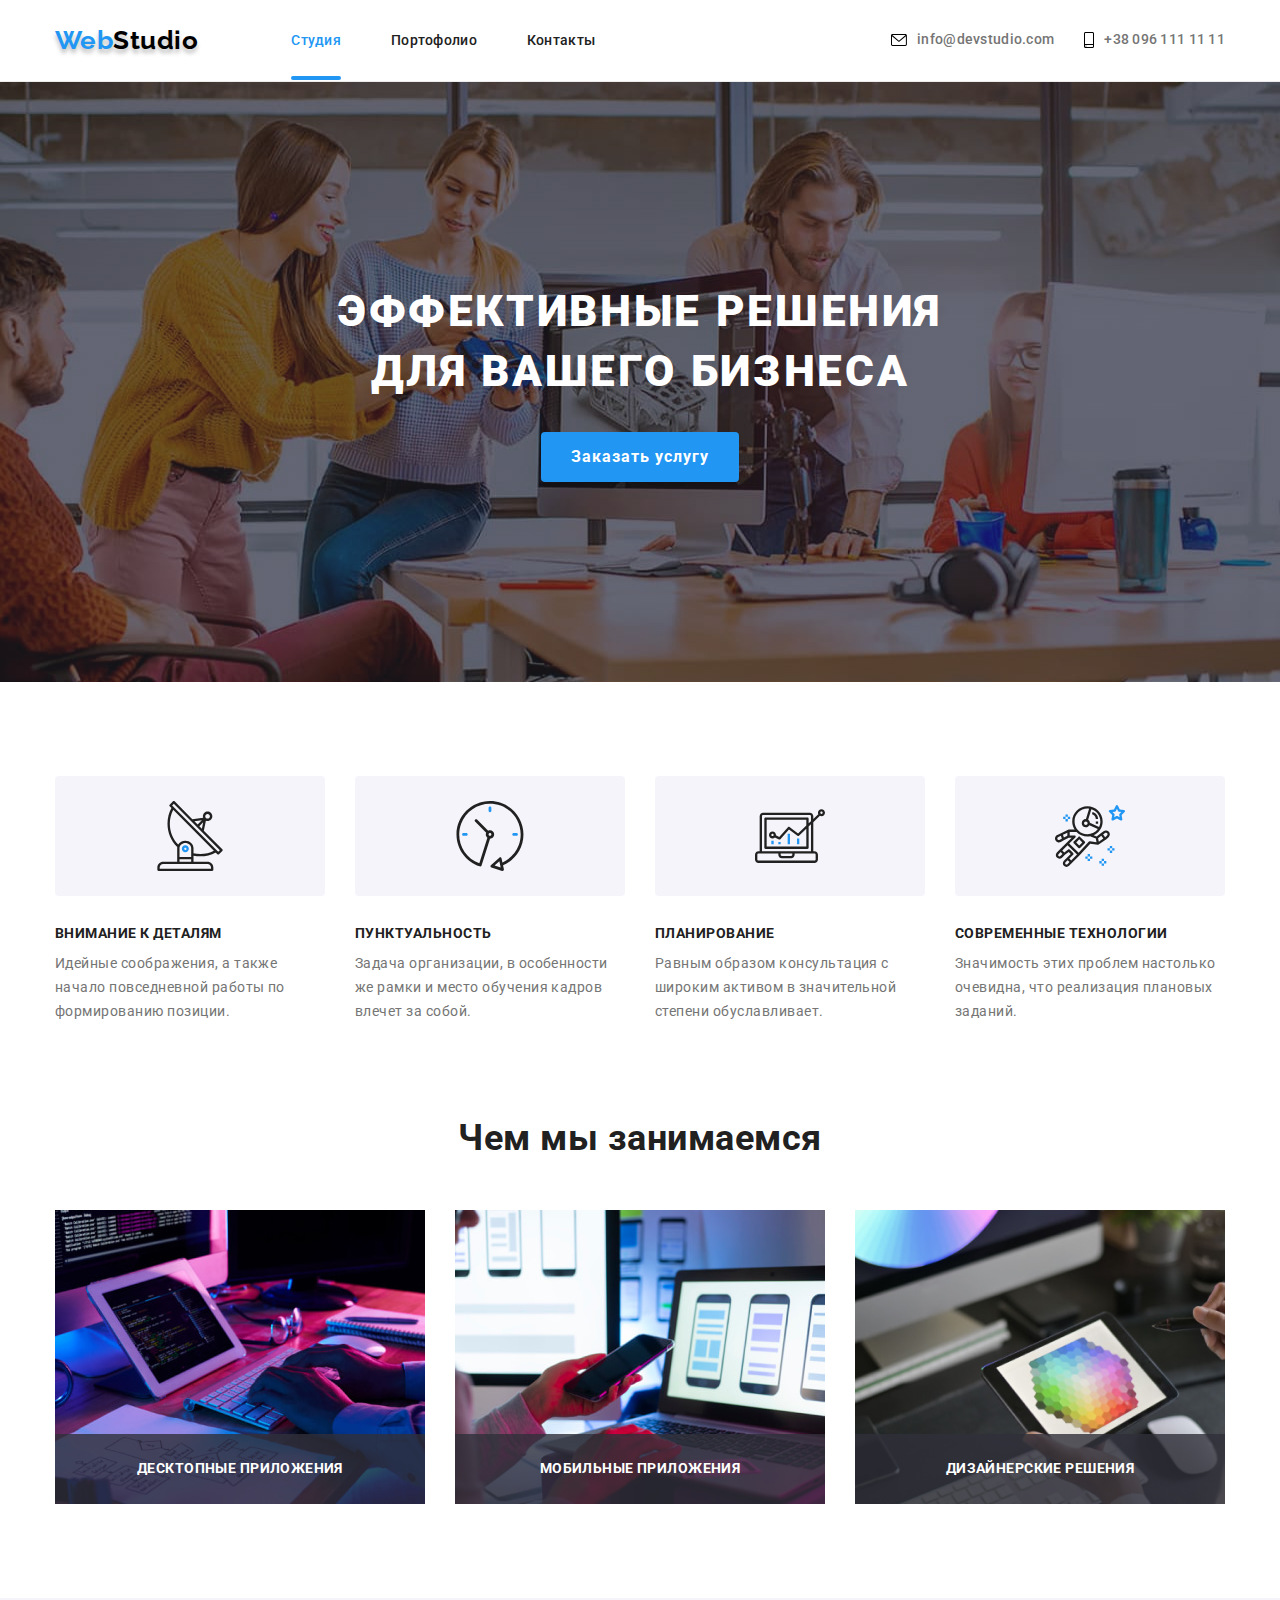
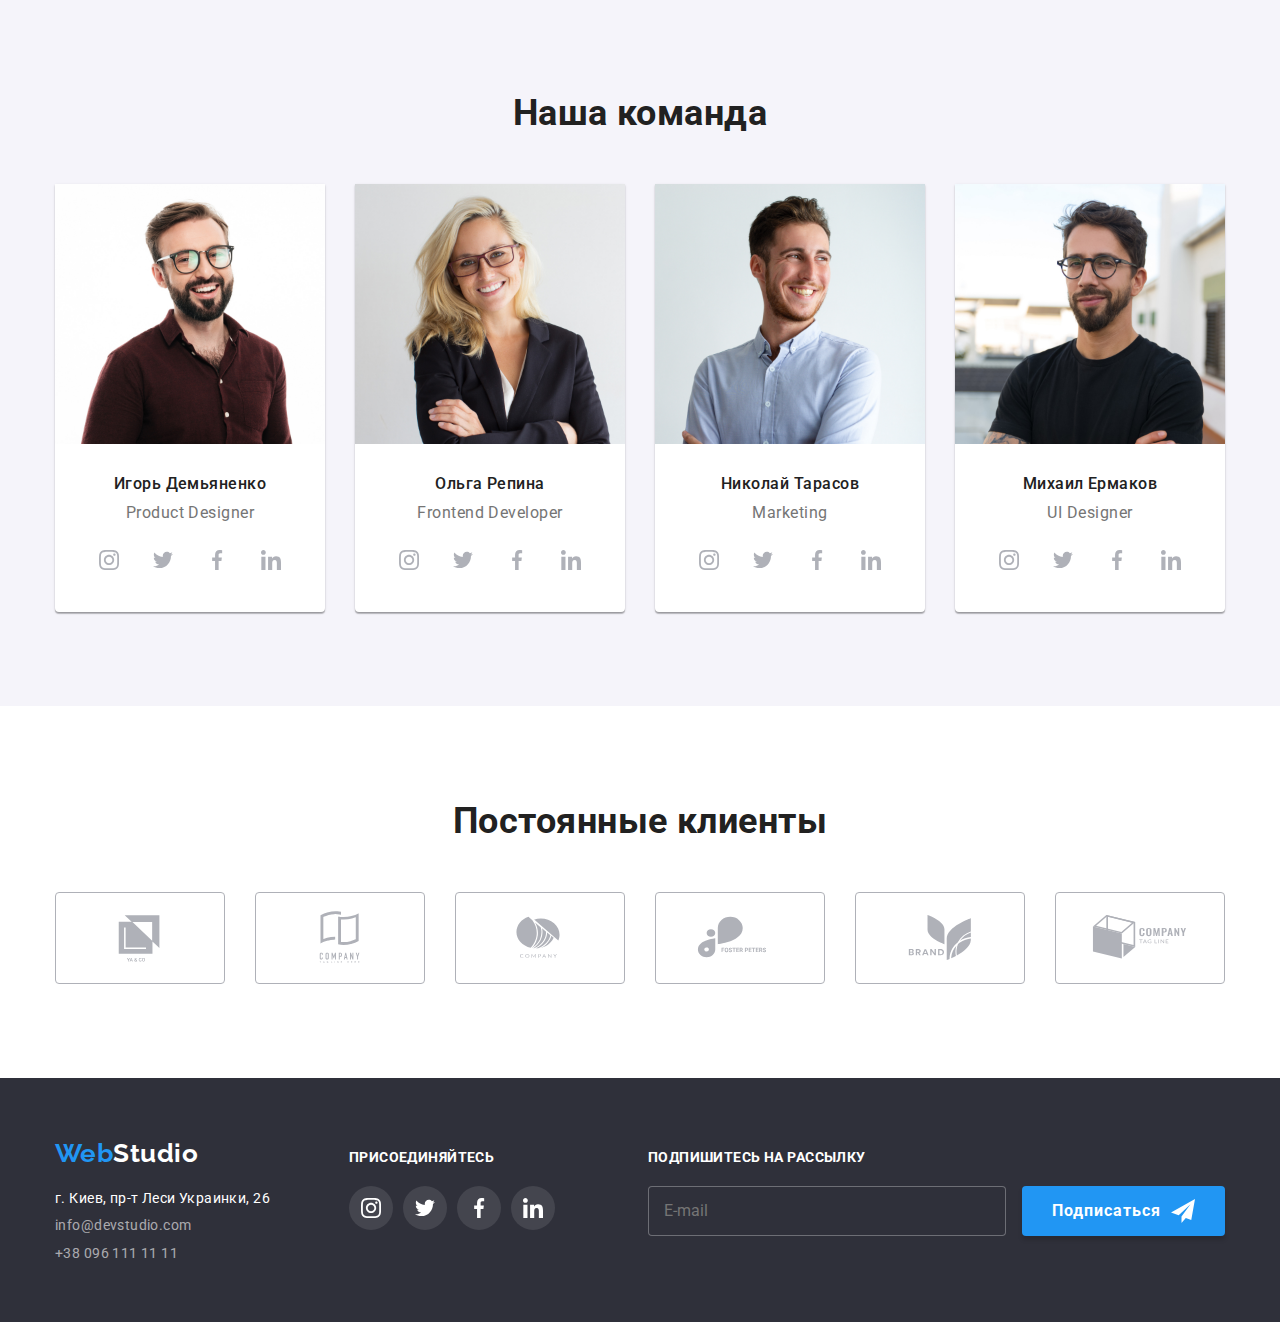
<file: index.html>
<!DOCTYPE html>
<html lang="ru">
<head>
    <meta charset="UTF-8">
    <meta http-equiv="X-UA-Compatible" content="IE=edge">
    <meta name="viewport" content="width=device-width, initial-scale=1.0">
    <title>Главная</title>
    <link rel="preconnect" href="https://fonts.googleapis.com">
    <link rel="preconnect" href="https://fonts.gstatic.com" crossorigin>
    <link href="https://fonts.googleapis.com/css2?family=Hurricane&family=Raleway:wght@700&family=Roboto:wght@400;500;700;900&display=swap"
        rel="stylesheet">
    <link rel="stylesheet" href="https://cdnjs.cloudflare.com/ajax/libs/modern-normalize/1.1.0/modern-normalize.min.css">
    <link rel="stylesheet" href="./css/main.min.css">
</head>
<body>


    <!--Шапка сайта-->
    <header class="page-header">
        <div class="container container__header">
            <a href="./index.html" class="logo"><span class="logo__web">Web</span>Studio</a>
            <nav>              
                <ul class="navigation">
                    <li class="navigation__item"><a href="./index.html" class="navigation__link navigation__link--current">Студия</a></li>
                    <li class="navigation__item"><a href="./portfolio.html" class="navigation__link">Портофолио</a></li>
                    <li class="navigation__item"><a href="" class="navigation__link">Контакты</a></li>
                </ul>
            </nav>
            <ul class="contacts-list">
                <li class="contacts-lis__item"><a href="mailto:info@devstudio.com" class="contacts-list__link">
                    <span class="contacts-list__icon">
                        <svg class="button-icon" width="16px" height="12px">
                            <use href="./images/icons.svg#icon-envelope"></use>
                        </svg>
                    </span>
                    info@devstudio.com</a></li>
                <li class="contacts-lis__item"><a href="tel:+380961111111" class="contacts-list__link">
                    <span class="contacts-list__icon">
                        <svg class="button-icon" width="10px" height="16px">
                            <use href="./images/icons.svg#icon-smartphone"></use>
                        </svg>
                    </span>
                    +38 096 111 11 11</a></li>
            </ul>
        </div>
    </header>

    <main>      
    <!--Основной заголовок сайта-->
    <section class="section-main">
        <div class="container">
            <h1 class="section-main__title">ЭФФЕКТИВНЫЕ РЕШЕНИЯ<br>ДЛЯ ВАШЕГО БИЗНЕСА</h1>
            <button type="button" class="button" data-modal-open>Заказать услугу</button>
        </div>
    </section>


    <!--Наши преимущества-->
    <section class="section">
        <div class="container">
            <h2 class="visually-hidden">Наши преимущества</h2>
            <ul class="advantages">
                <li class="advantages__item">
                    <div class="advantages__box">
                        <svg width="70px" height="70px">
                            <use href="./images/icons.svg#icon-antenna"></use>
                        </svg>
                    </div>
                    <h3 class="advantages__title">Внимание к деталям</h3>
                    <p class="advantages__text">Идейные соображения, а также начало повседневной работы по формированию позиции.</p>
                </li>

                <li class="advantages__item">
                    <div class="advantages__box">
                        <svg width="70px" height="70px">
                            <use href="./images/icons.svg#icon-clock"></use>
                        </svg>
                    </div>
                    <h3 class="advantages__title">Пунктуальность</h3>
                    <p class="advantages__text">Задача организации, в особенности же рамки и место обучения кадров влечет за собой.</p>
                </li>
                    
                <li class="advantages__item">
                    <div class="advantages__box">
                        <svg width="70px" height="70px">
                            <use href="./images/icons.svg#icon-diagram"></use>
                        </svg>
                    </div>
                    <h3 class="advantages__title">Планирование</h3>
                    <p class="advantages__text">Равным образом консультация с широким активом в значительной степени обуславливает.</p>
                </li>
                    
                <li class="advantages__item">
                    <div class="advantages__box">
                        <svg width="70px" height="70px">
                            <use href="./images/icons.svg#icon-astronaut"></use>
                        </svg>
                    </div>
                    <h3 class="advantages__title">Современные технологии</h3>
                    <p class="advantages__text">Значимость этих проблем настолько очевидна, что реализация плановых заданий.</p>
                </li>
            </ul>
        </div>
    </section>

    <!--Чем мы зпнимаемся-->
    <section class="section section--no-padding-top">
        <div class="container">
            <h2 class="section__title">Чем мы занимаемся</h2>
            <ul class="activity">
                <li class="activity__item"> 
                    <img src="./images/activities11.jpg" alt="Разработка сайтов"
                        width="370">
                    <div class="activity__card">
                        <p class="activity__content">Десктопные приложения</p>
                    </div>
                </li>

                <li class="activity__item">
                    <img src="./images/activities22.jpg" alt="Разработка мобильных приложений"
                        width="370">
                    <div class="activity__card">
                        <p class="activity__content">Мобильные приложения</p>
                    </div>
                </li>
                
                <li class="activity__item">
                    <img src="./images/activities33.jpg" alt="Разработка приложений для планшетов"
                        width="370">
                    <div class="activity__card">
                        <p class="activity__content">Дизайнерские решения</p>
                    </div>
                </li>
            </ul>
        </div>
    </section>
    
    <!--Наша команда-->
    <section class="section section--another-background">
        <div class="container">
            <h2 class="section__title">Наша команда</h2>
            <ul class="team">
                <li class="team-item">
                    <div>
                        <img src="./images/demyanenko.jpg" alt="Игорь Демьяненко"
                            width="270">
                    </div>
                    <div class="team__card">
                        <h3 class="team__title">Игорь Демьяненко</h3>
                        <p class="team__text">Product Designer</p>

                        <ul class="social">
                            <li class="social__item">
                                <a href="" class="social__link" aria-label="instagram">
                                    <span class="visually-hidden">Instagram</span>
                                    <svg class="social-icon" width="20px" height="20px">
                                        <use href="./images/icons.svg#icon-instagram"></use>
                                     </svg>
                                </a>
                            </li>

                            <li class="social__item">
                                <a href="" class="social__link" aria-label="twitter">
                                    <span class="visually-hidden">Twitter</span>
                                    <svg class="social-icon" width="20px" height="20px">
                                        <use href="./images/icons.svg#icon-twitter"></use>
                                    </svg>
                                </a>
                            </li>

                            <li class="social__item">
                                <a href="" class="social__link" aria-label="facebook">
                                    <span class="visually-hidden">Facebook</span>
                                    <svg class="social-icon" width="20px" height="20px">
                                        <use href="./images/icons.svg#icon-facebook"></use>
                                    </svg>
                                </a>
                            </li>

                            <li class="social__item">
                                <a href="" class="social__link" aria-label="linkedin">
                                    <span class="visually-hidden">Linkedin</span>
                                    <svg class="social-icon" width="20px" height="20px">
                                        <use href="./images/icons.svg#icon-linkedin"></use>
                                    </svg>
                                </a>
                            </li>

                        </ul>
                    </div>
                </li>

                <li class="team-item">
                    <div>
                        <img src="./images/repina.jpg" alt="Ольга Репина"
                                width="270">
                    </div>
                    <div class="team__card">
                        <h3 class="team__title">Ольга Репина</h3>
                        <p class="team__text">Frontend Developer</p>

                        <ul class="social">
                            <li class="social__item">
                                <a href="" class="social__link" aria-label="instagram">
                                    <span class="visually-hidden">Instagram</span>
                                    <svg class="social-icon" width="20px" height="20px">
                                        <use href="./images/icons.svg#icon-instagram"></use>
                                    </svg>
                                </a>
                            </li>
                        
                            <li class="social__item">
                                <a href="" class="social__link" aria-label="twitter">
                                    <span class="visually-hidden">Twitter</span>
                                    <svg class="social-icon" width="20px" height="20px">
                                        <use href="./images/icons.svg#icon-twitter"></use>
                                    </svg>
                                </a>
                            </li>
                        
                            <li class="social__item">
                                <a href="" class="social__link" aria-label="facebook">
                                    <span class="visually-hidden">Facebook</span>
                                    <svg class="social-icon" width="20px" height="20px">
                                        <use href="./images/icons.svg#icon-facebook"></use>
                                    </svg>
                                </a>
                            </li>
                        
                            <li class="social__item">
                                <a href="" class="social__link" aria-label="linkedin">
                                    <span class="visually-hidden">Linkedin</span>
                                    <svg class="social-icon" width="20px" height="20px">
                                        <use href="./images/icons.svg#icon-linkedin"></use>
                                    </svg>
                                </a>
                            </li>
                        </ul>

                    </div>
                </li>

                <li class="team-item">
                    <div>
                        <img src="./images/trasov.jpg" alt="Николай Тарасов"
                                width="270">
                    </div>
                    <div class="team__card">
                        <h3 class="team__title">Николай Тарасов</h3>
                        <p class="team__text">Marketing</p>

                        <ul class="social">
                            <li class="social__item">
                                <a href="" class="social__link" aria-label="instagram">
                                    <span class="visually-hidden">Instagram</span>
                                    <svg class="social-icon" width="20px" height="20px">
                                        <use href="./images/icons.svg#icon-instagram"></use>
                                    </svg>
                                </a>
                            </li>
                        
                            <li class="social__item">
                                <a href="" class="social__link" aria-label="twitter">
                                    <span class="visually-hidden">Twitter</span>
                                    <svg class="social-icon" width="20px" height="20px">
                                        <use href="./images/icons.svg#icon-twitter"></use>
                                    </svg>
                                </a>
                            </li>
                        
                            <li class="social__item">
                                <a href="" class="social__link" aria-label="facebook">
                                    <span class="visually-hidden">Facebook</span>
                                    <svg class="social-icon" width="20px" height="20px">
                                        <use href="./images/icons.svg#icon-facebook"></use>
                                    </svg>
                                </a>
                            </li>
                        
                            <li class="social__item">
                                <a href="" class="social__link" aria-label="linkedin">
                                    <span class="visually-hidden">Linkedin</span>
                                    <svg class="social-icon" width="20px" height="20px">
                                        <use href="./images/icons.svg#icon-linkedin"></use>
                                    </svg>
                                </a>
                            </li>
                        </ul>

                    </div>
                </li>

                <li class="team-item">
                    <div>
                        <img src="./images/ermakov.jpg" alt="Михаил Ермаков"
                                width="270">
                    </div>
                    <div class="team__card">
                        <h3 class="team__title">Михаил Ермаков</h3>
                        <p class="team__text">UI Designer</p>

                        <ul class="social">
                            <li class="social__item">
                                <a href="" class="social__link" aria-label="instagram">
                                    <span class="visually-hidden">Instagram</span>
                                    <svg class="social-icon" width="20px" height="20px">
                                        <use href="./images/icons.svg#icon-instagram"></use>
                                    </svg>
                                </a>
                            </li>
                        
                            <li class="social__item">
                                <a href="" class="social__link" aria-label="twitter">
                                    <span class="visually-hidden">Twitter</span>
                                    <svg class="social-icon" width="20px" height="20px">
                                        <use href="./images/icons.svg#icon-twitter"></use>
                                    </svg>
                                </a>
                            </li>
                        
                            <li class="social__item">
                                <a href="" class="social__link" aria-label="facebook">
                                    <span class="visually-hidden">Facebook</span>
                                    <svg class="social-icon" width="20px" height="20px">
                                        <use href="./images/icons.svg#icon-facebook"></use>
                                    </svg>
                                </a>
                            </li>
                        
                            <li class="social__item">
                                <a href="" class="social__link" aria-label="linkedin">
                                    <span class="visually-hidden">Linkedin</span>
                                    <svg class="social-icon" width="20px" height="20px">
                                        <use href="./images/icons.svg#icon-linkedin"></use>
                                    </svg>
                                </a>
                            </li>
                        </ul>

                    </div>
                </li>

            </ul>
        </div>
    </section>
    
<!-- Постоянные клиенты -->
    <section class="section">
        <div class="container">
            <h2 class="section__title">Постоянные клиенты</h2>
            <ul class="clients">
                <li class="clients__item">
                    <a href="" class="clients__link" aria-label="client1">
                        <span class="visually-hidden">Client1</span>
                        <svg class="icon" width="106px" height="60px">
                            <use href="./images/icons.svg#icon-client1"></use>
                        </svg>
                    </a>
                </li>

                <li class="clients__item">
                    <a href="" class="clients__link" aria-label="client2">
                        <span class="visually-hidden">Client2</span>
                        <svg class="icon" width="106px" height="60px">
                            <use href="./images/icons.svg#icon-client2"></use>
                        </svg>
                    </a>
                </li>

                <li class="clients__item">
                    <a href="" class="clients__link" aria-label="client3">
                        <span class="visually-hidden">Client3</span>
                        <svg class="icon" width="106px" height="60px">
                            <use href="./images/icons.svg#icon-client3"></use>
                        </svg>
                    </a>
                </li>

                <li class="clients__item">
                    <a href="" class="clients__link" aria-label="client4">
                        <span class="visually-hidden">Client4</span>
                        <svg class="icon" width="106px" height="60px">
                            <use href="./images/icons.svg#icon-client4"></use>
                        </svg>
                    </a>
                </li>

                <li class="clients__item">
                    <a href="" class="clients__link" aria-label="client5">
                        <span class="visually-hidden">Client5</span>
                        <svg class="icon" width="106px" height="60px">
                            <use href="./images/icons.svg#icon-client5"></use>
                        </svg>
                    </a>
                </li>

                <li class="clients__item">
                    <a href="" class="clients__link" aria-label="client6">
                        <span class="visually-hidden">Client6</span>
                        <svg class="icon" width="106px" height="60px">
                            <use href="./images/icons.svg#icon-client6"></use>
                        </svg>
                    </a>
                </li>
            </ul>

        </div>
    </section>
    </main>

    <!--Подвал с контактами-->
    <footer class="section-footer">
        <div class="container container--footer">
            <div class="container-contacts">
                <a href="./index.html" class="logo-footer"><span class="logo__web">Web</span>Studio</a>
                    <address>
                        <ul class="footer-contacts">
                            <li class="footer-contacts__item">
                                <a href="https://www.google.com.ua/maps/place/%D0%B1%D1%83%D0%BB.+%D0%9B%D0%B5%D1%81%D0%B8+%D0%A3%D0%BA%D1%80%D0%B0%D0%B8%D0%BD%D0%BA%D0%B8,+26,+%D0%9A%D0%B8%D0%B5%D0%B2,+02000/@50.4265807,30.5361971,17z/data=!3m1!4b1!4m5!3m4!1s0x40d4cf0e033ecbe9:0x57a4dffefec77da0!8m2!3d50.4265807!4d30.5383859?hl=ru"
                                    target="_blank" title="Карта Google" class="footer-contacts__address">г. Киев, пр-т Леси Украинки, 26 </a>
                            </li>
                            <li class="footer-contacts__item">
                                <a href="mailto:info@devstudio.com" class="footer-contacts__link">info@devstudio.com</a><br />
                            </li>
                            <li class="footer-contacts__item">
                                <a href="tel:+380961111111" class="footer-contacts__link">+38 096 111 11 11</a>
                            </li>
                        </ul>
                    </address>
            </div>
           
            <div class="footer-join">
                <p class="footer-join__title">Присоединяйтесь</p>
                <ul class="social">
                    <li class="social__item">
                        <a href="" class="footer-join__icon" aria-label="instagram">
                            <span class="visually-hidden">Instagram</span>
                            <svg class="social-icon" width="20px" height="20px">
                                <use href="./images/icons.svg#icon-instagram"></use>
                            </svg>
                        </a>
                    </li>
                
                    <li class="social__item">
                        <a href="" class="footer-join__icon" aria-label="twitter">
                            <span class="visually-hidden">Twitter</span>
                            <svg class="social-icon" width="20px" height="20px">
                                <use href="./images/icons.svg#icon-twitter"></use>
                            </svg>
                        </a>
                    </li>
                
                    <li class="social__item">
                        <a href="" class="footer-join__icon" aria-label="facebook">
                            <span class="visually-hidden">Facebook</span>
                            <svg class="social-icon" width="20px" height="20px">
                                <use href="./images/icons.svg#icon-facebook"></use>
                            </svg>
                        </a>
                    </li>
                
                    <li class="social__item">
                        <a href="" class="footer-join__icon" aria-label="linkedin">
                            <span class="visually-hidden">Linkedin</span>
                            <svg class="social-icon" width="20px" height="20px">
                                <use href="./images/icons.svg#icon-linkedin"></use>
                            </svg>
                        </a>
                    </li>
                </ul>
            </div>

            <!-- Подписка в футере -->
            <div class="subscription">
                <p class="footer-join__title">Подпишитесь на рассылку</p>
                <form>
                    <label for="email"></label>
                    <input class="subscription__input" type="email" name="subscription" id="email" placeholder="E-mail">
                    <button class="button" type="submit">
                        Подписаться
                        <svg class="button-icon social-icon--left" width="24px" height="24px">
                            <use href="./images/icons.svg#icon-send"></use>
                        </svg>
                    </button>
                </form>
            </div>

        </div>
    </footer>

    <!-- Модальное окно -->
    <div class="backdrop is-hidden" data-modal>
        <div class="modal">
            <button class="button-close" data-modal-close> 
                <svg class="button-close__icon" width="18px" height="18px">
                <use href="./images/icons.svg#icon-close"></use>
            </svg>
            </button>
            <h2 class="modal__title">Оставьте свои данные, мы вам перезвоним</h2>
            <form class="form">
                <div class="form-field">
                    <label class="form-field__label" for="name">Имя</label>
                    <div class="form-field__block">
                        <input class="form-field__input" type="text" name="username" id="name">
                        <svg class="form-field__icon" width="12px" height="12px">
                            <use href="./images/icons.svg#icon-name"></use>
                        </svg>
                    </div>
                </div>

                <div class="form-field">
                    <label class="form-field__label" for="tel">Телефон</label>
                    <div class="form-field__block">
                        <input class="form-field__input" type="tel" name="phone-numbe" id="tel">
                        <svg class="form-field__icon" width="12px" height="12px">
                            <use href="./images/icons.svg#icon-tell"></use>
                        </svg>
                    </div>
                </div>

                <div class="form-field">
                    <label class="form-field__label" for="mail">Почта</label>
                    <div class="form-field__block">
                        <input class="form-field__input" type="email" name="email" id="mail">
                        <svg class="form-field__icon" width="12px" height="12px">
                            <use href="./images/icons.svg#icon-mail"></use>
                        </svg>
                    </div>
                </div>

                <div class="form-field form-field--comment">
                    <label class="form-field__label" for="comment">Комментарий</label>
                    <textarea class="form-field__textarea" name="comment" id="comment" placeholder="Введите текст"></textarea>
                </div>

                <div class="form-checkbox">
                    <label class="form-checkbox__label" for="agreement">
                        <input class="form-checkbox__input" type="checkbox" name="agreement" value="yes" id="agreement">
                        <svg class="form-checkbox__icon" width="16px" height="15px">
                            <use href="./images/icons.svg#icon-check"></use>
                        </svg>
                        Соглашаюсь с рассылкой и принимаю <a class="form-checkbox__link" href=""> Условия договора</a>
                    </label>
                </div>

                <button class="button button--modal" type="submit">Отправить</button>

            </form>
        </div>
    </div>

    <script src="./js/modal.js"></script>

</body>
</html>
</file>
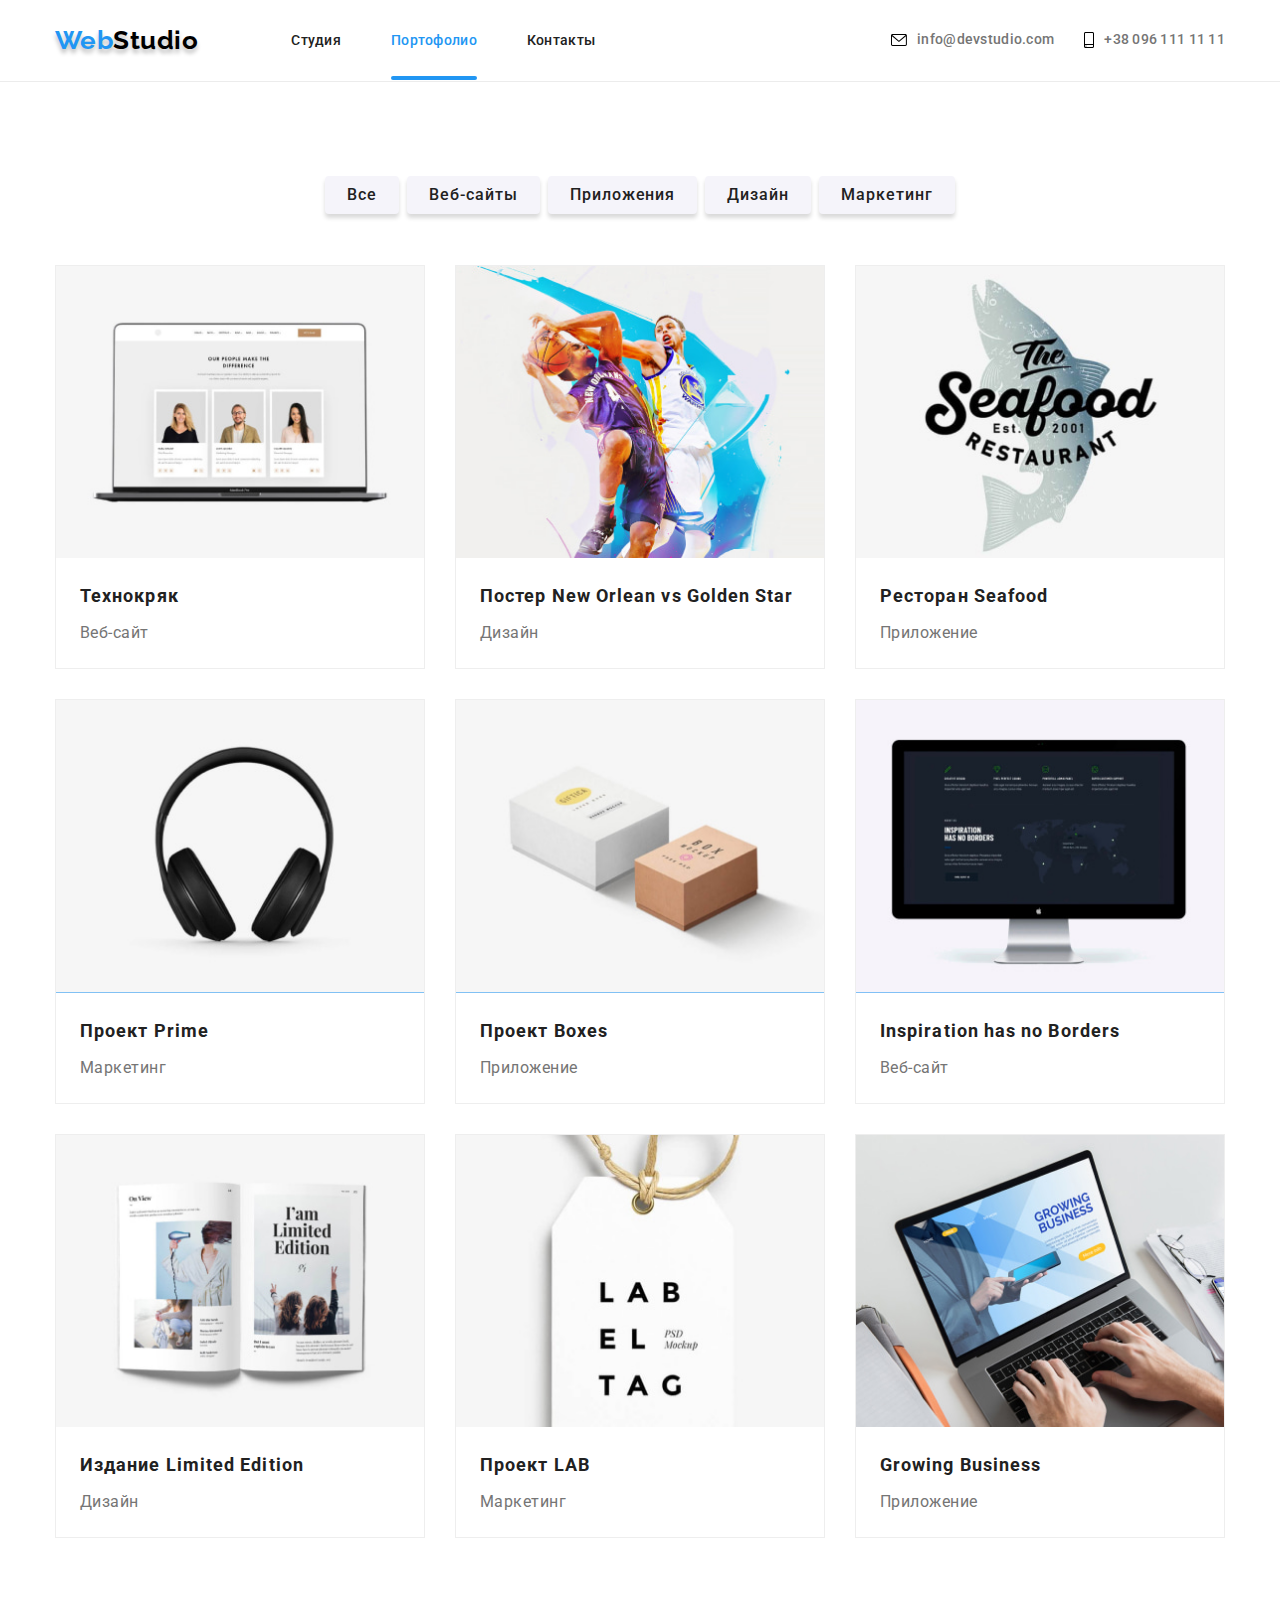
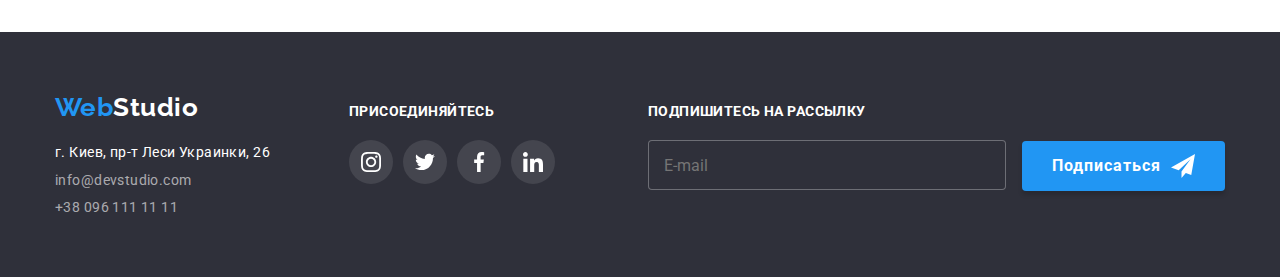
<file: portfolio.html>
<!DOCTYPE html>
<html lang="ru">
<head>
    <meta charset="UTF-8">
    <meta http-equiv="X-UA-Compatible" content="IE=edge">
    <meta name="viewport" content="width=device-width, initial-scale=1.0">
    <title>Портфолио</title>
    <link rel="preconnect" href="https://fonts.googleapis.com">
    <link rel="preconnect" href="https://fonts.gstatic.com" crossorigin>
    <link
        href="https://fonts.googleapis.com/css2?family=Hurricane&family=Raleway:wght@700&family=Roboto:wght@400;500;700;900&display=swap"
        rel="stylesheet">
    <link rel="stylesheet" href="https://cdnjs.cloudflare.com/ajax/libs/modern-normalize/1.1.0/modern-normalize.min.css">
    <link rel="stylesheet" href="./css/main.min.css">
</head>
<body>

    <!--Шапка сайта-->
    <header class="page-header">
        <div class="container container__header">
            <a href="./index.html" class="logo"><span class="logo__web">Web</span>Studio</a>
            <nav>
                <ul class="navigation">
                    <li class="navigation__item"><a href="./index.html" class="navigation__link">Студия</a></li>
                    <li class="navigation__item"><a href="./portfolio.html" class="navigation__link navigation__link--current">Портофолио</a></li>
                    <li class="navigation__item"><a href="" class="navigation__link">Контакты</a></li>
                </ul>
            </nav>
            <ul class="contacts-list">
                <li class="contacts-lis__item"><a href="mailto:info@devstudio.com" class="contacts-list__link">
                        <span class="contacts-list__icon">
                            <svg class="button-icon" width="16px" height="12px">
                                <use href="./images/icons.svg#icon-envelope"></use>
                            </svg>
                        </span>
                        info@devstudio.com</a></li>
                <li class="contacts-lis__item"><a href="tel:+380961111111" class="contacts-list__link">
                        <span class="contacts-list__icon">
                            <svg class="button-icon" width="10px" height="16px">
                                <use href="./images/icons.svg#icon-smartphone"></use>
                            </svg>
                        </span>
                        +38 096 111 11 11</a></li>
            </ul>
        </div>
    </header>

    <main>

        <!--Наше портфолио-->
        <section class="section">
            <div class="container">
                <h1 class="visually-hidden">Наше портфолио</h1>
                <ul class="button-list">
                    <li class="button-list__item">
                        <button type="button" class="button button--secondary">Все</button>
                    </li>

                    <li class="button-list__item">
                        <button type="button" class="button button--secondary">Веб-сайты</button>
                    </li>

                    <li class="button-list__item">
                        <button type="button" class="button button--secondary">Приложения</button>
                    </li>

                    <li class="button-list__item">
                        <button type="button" class="button button--secondary">Дизайн</button>
                    </li>
                    
                    <li class="button-list__item">
                        <button type="button" class="button button--secondary">Маркетинг</button>
                    </li>
                </ul>

                <ul class="card-list">
                    <li class="card-list__item">
                        <a href="" class="card-work">
                            <div class="card-work__thumb">
                                <img src="./images/technoquack.jpg" alt="Пример веб-сайта на ноут-буке">
                                <div class="card-work___overlay">
                                    <p class="card-work__description">Ресурс предлагает комплексные предложения с разным уровнем функционала и сервисов. Все это
                                        позволит посетителю получить
                                        исчерпывающие сведения о компании или частном лице.</p>
                                </div>
                            </div>
                            <div class="card-work__article">
                                <h2 class="card-work__title">Технокряк</h2>
                                <p class="card-work__category">Веб-сайт</p>
                            </div>
                        </a>
                    </li>

                    <li class="card-list__item">
                        <a href="" class="card-work">
                            <div class="card-work__thumb">
                                <img src="./images/orlean.jpg" alt="Два баскетболиста">
                                <div class="card-work___overlay">
                                    <p class="card-work__description">Ресурс предлагает комплексные предложения с разным уровнем функционала и сервисов. Все это
                                        позволит посетителю получить
                                        исчерпывающие сведения о компании или частном лице.</p>
                                </div>
                            </div>
                            <div class="card-work__article">
                                <h2 class="card-work__title">Постер New Orlean vs Golden Star</h2>
                                <p class="card-work__category">Дизайн</p>
                            </div>
                        </a>
                    </li>

                    <li class="card-list__item">
                        <a href="" class="card-work">
                            <div class="card-work__thumb">
                                <img src="./images/seafood.jpg" alt="Эмблема рыбного ресторана">
                                <div class="card-work___overlay">
                                    <p class="card-work__description">Ресурс предлагает комплексные предложения с разным уровнем функционала и сервисов. Все это
                                        позволит посетителю получить
                                        исчерпывающие сведения о компании или частном лице.</p>
                                </div>
                            </div>
                            <div class="card-work__article">
                                <h2 class="card-work__title">Ресторан Seafood</h2>
                                <p class="card-work__category">Приложение</p>
                            </div>
                        </a>
                    </li>

                    <li class="card-list__item">
                        <a href="" class="card-work">
                            <div class="card-work__thumb">
                                <img src="./images/prime.jpg" alt="Черные наушники">
                                <div class="card-work___overlay">
                                    <p class="card-work__description">Ресурс предлагает комплексные предложения с разным уровнем функционала и сервисов. Все это
                                        позволит посетителю получить
                                        исчерпывающие сведения о компании или частном лице.</p>
                                </div>
                            </div>
                            <div class="card-work__article">
                                <h2 class="card-work__title">Проект Prime</h2>
                                <p class="card-work__category">Маркетинг</p>
                            </div>
                        </a>
                    </li>

                    <li class="card-list__item">
                        <a href="" class="card-work">
                            <div class="card-work__thumb">
                                <img src="./images/boxes.jpg" alt="Две картонные каробки">
                                <div class="card-work___overlay">
                                    <p class="card-work__description">Ресурс предлагает комплексные предложения с разным уровнем функционала и сервисов. Все это
                                        позволит посетителю получить
                                        исчерпывающие сведения о компании или частном лице.</p>
                                </div>
                            </div>
                            <div class="card-work__article">
                                <h2 class="card-work__title">Проект Boxes</h2>
                                <p class="card-work__category">Приложение</p>
                            </div>
                        </a>
                    </li>

                    <li class="card-list__item">
                        <a href="" class="card-work">
                            <div class="card-work__thumb">
                                <img src="./images/inspiration.jpg" alt="Пример веб-сайта на монитору">
                                <div class="card-work___overlay">
                                    <p class="card-work__description">Ресурс предлагает комплексные предложения с разным уровнем функционала и сервисов. Все это
                                        позволит посетителю получить
                                        исчерпывающие сведения о компании или частном лице.</p>
                                </div>
                            </div>
                            <div class="card-work__article">
                                <h2 class="card-work__title">Inspiration has no Borders</h2>
                                <p class="card-work__category">Веб-сайт</p>
                            </div>
                        </a>
                    </li>

                    <li class="card-list__item">
                        <a href="" class="card-work">
                            <div class="card-work__thumb">
                                <img src="./images/publishing.jpg" alt="Открытый журнал">
                                <div class="card-work___overlay">
                                    <p class="card-work__description">Ресурс предлагает комплексные предложения с разным уровнем функционала и сервисов. Все это
                                        позволит посетителю получить
                                        исчерпывающие сведения о компании или частном лице.</p>
                                </div>
                            </div>
                            <div class="card-work__article">
                                <h2 class="card-work__title">Издание Limited Edition</h2>
                                <p class="card-work__category">Дизайн</p>
                            </div>
                        </a>
                    </li>

                    <li class="card-list__item">
                        <a href="" class="card-work">
                            <div class="card-work__thumb">
                                <img src="./images/lab.jpg" alt="Бирка с надписью">
                                <div class="card-work___overlay">
                                    <p class="card-work__description">Ресурс предлагает комплексные предложения с разным уровнем функционала и сервисов. Все это
                                        позволит посетителю получить
                                        исчерпывающие сведения о компании или частном лице.</p>
                                </div>
                            </div>
                            <div class="card-work__article">
                                <h2 class="card-work__title">Проект LAB</h2>
                                <p class="card-work__category">Маркетинг</p>
                            </div>
                        </a>
                    </li>

                    <li class="card-list__item">
                        <a href="" class="card-work">
                            <div class="card-work__thumb">
                                <img src="./images/business.jpg" alt="Открытий ноут-бук">
                                <div class="card-work___overlay">
                                    <p class="card-work__description">Ресурс предлагает комплексные предложения с разным уровнем функционала и сервисов. Все это
                                        позволит посетителю получить
                                        исчерпывающие сведения о компании или частном лице.</p>
                                </div>
                            </div>
                            <div class="card-work__article">
                                <h2 class="card-work__title">Growing Business</h2>
                                <p class="card-work__category">Приложение</p>
                            </div>
                        </a>
                    </li>
                </ul>
            </div>
        </section>

    </main>

    <!--Подвал с контактами-->
    <footer class="section-footer">
        <div class="container container--footer">
            <div class="container-contacts">
                <a href="./index.html" class="logo-footer"><span class="logo__web">Web</span>Studio</a>
                <address>
                    <ul class="footer-contacts">
                        <li class="footer-contacts__item">
                            <a href="https://www.google.com.ua/maps/place/%D0%B1%D1%83%D0%BB.+%D0%9B%D0%B5%D1%81%D0%B8+%D0%A3%D0%BA%D1%80%D0%B0%D0%B8%D0%BD%D0%BA%D0%B8,+26,+%D0%9A%D0%B8%D0%B5%D0%B2,+02000/@50.4265807,30.5361971,17z/data=!3m1!4b1!4m5!3m4!1s0x40d4cf0e033ecbe9:0x57a4dffefec77da0!8m2!3d50.4265807!4d30.5383859?hl=ru"
                                target="_blank" title="Карта Google" class="footer-contacts__address">г. Киев, пр-т Леси
                                Украинки, 26 </a>
                        </li>
                        <li class="footer-contacts__item">
                            <a href="mailto:info@devstudio.com" class="footer-contacts__link">info@devstudio.com</a><br />
                        </li>
                        <li class="footer-contacts__item">
                            <a href="tel:+380961111111" class="footer-contacts__link">+38 096 111 11 11</a>
                        </li>
                    </ul>
                </address>
            </div>
    
            <div class="footer-join">
                <p class="footer-join__title">Присоединяйтесь</p>
                <ul class="social">
                    <li class="social__item">
                        <a href="" class="footer-join__icon" aria-label="instagram">
                            <span class="visually-hidden">Instagram</span>
                            <svg class="social-icon" width="20px" height="20px">
                                <use href="./images/icons.svg#icon-instagram"></use>
                            </svg>
                        </a>
                    </li>
    
                    <li class="social__item">
                        <a href="" class="footer-join__icon" aria-label="twitter">
                            <span class="visually-hidden">Twitter</span>
                            <svg class="social-icon" width="20px" height="20px">
                                <use href="./images/icons.svg#icon-twitter"></use>
                            </svg>
                        </a>
                    </li>
    
                    <li class="social__item">
                        <a href="" class="footer-join__icon" aria-label="facebook">
                            <span class="visually-hidden">Facebook</span>
                            <svg class="social-icon" width="20px" height="20px">
                                <use href="./images/icons.svg#icon-facebook"></use>
                            </svg>
                        </a>
                    </li>
    
                    <li class="social__item">
                        <a href="" class="footer-join__icon" aria-label="linkedin">
                            <span class="visually-hidden">Linkedin</span>
                            <svg class="social-icon" width="20px" height="20px">
                                <use href="./images/icons.svg#icon-linkedin"></use>
                            </svg>
                        </a>
                    </li>
                </ul>
            </div>
    
            <!-- Подписка в футере -->
            <div class="subscription">
                <p class="footer-join__title">Подпишитесь на рассылку</p>
                <form>
                    <label for="email"></label>
                    <input class="subscription__input" type="email" name="subscription" id="email" placeholder="E-mail">
                    <button class="button" type="submit">
                        Подписаться
                        <svg class="button-icon social-icon--left" width="24px" height="24px">
                            <use href="./images/icons.svg#icon-send"></use>
                        </svg>
                    </button>
                </form>
            </div>
    
        </div>
    </footer>

</body>
</html>
</file>
<file: css/main.min.css>
html{-webkit-box-sizing:border-box;box-sizing:border-box}*,*::before *::after{-webkit-box-sizing:inherit;box-sizing:inherit}body{background-color:#fff;color:#757575;font-family:'Roboto', sans-serif;letter-spacing:0.03em}img{display:block;max-width:100%;height:auto}button{font-family:inherit;cursor:pointer}.container{width:100%;max-width:1200px;padding-left:15px;padding-right:15px;margin-left:auto;margin-right:auto}.section,.section--another-background{padding-top:94px;padding-bottom:94px}.social-icon,.social-icon--left,.icon{fill:currentColor}.navigation,.contacts-list,.advantages,.activity,.team,.social,.clients,.footer-contacts,.button-list,.card-list{padding:0;margin:0;list-style:none}.logo,.logo-footer{color:#000;text-decoration:none;font-family:'Raleway', sans-serif;font-weight:700;font-size:26px;line-height:1.19}.visually-hidden{position:absolute;width:1px;height:1px;margin:-1px;padding:0px;border:0px;white-space:nowrap;-webkit-clip-path:inset(100%);clip-path:inset(100%);clip:rect(0 0 0 0);overflow:hidden}.page-header{padding-top:25px;padding-bottom:25px;border-bottom:1px solid #ECECEC}.container__header{display:-webkit-box;display:-ms-flexbox;display:flex;-webkit-box-align:center;-ms-flex-align:center;align-items:center}.navigation{display:-webkit-box;display:-ms-flexbox;display:flex;-webkit-box-align:center;-ms-flex-align:center;align-items:center}.navigation__item:not(:last-child){margin-right:50px}.navigation__link{color:#212121;text-decoration:none;font-weight:500;font-size:14px;line-height:1.14;letter-spacing:0.02em;padding-top:32px;padding-bottom:32px;-webkit-transition-property:color;transition-property:color;-webkit-transition-duration:250ms;transition-duration:250ms;-webkit-transition-timing-function:cubic-bezier(0.4, 0, 0.2, 1);transition-timing-function:cubic-bezier(0.4, 0, 0.2, 1)}.navigation__link:hover,.navigation__link:focus{position:relative;color:#2196f3}.navigation__link--current{position:relative;color:#2196f3}.navigation__link--current::after{content:'';position:absolute;left:0;bottom:0;display:block;width:100%;height:4px;background-color:#2196f3;border-radius:2px}.contacts-list{display:-webkit-box;display:-ms-flexbox;display:flex;margin-left:auto}.contacts-list__icon{display:-webkit-box;display:-ms-flexbox;display:flex;margin-right:10px}.contacts-lis__item:not(:last-child){margin-right:30px}.contacts-list__link{display:-webkit-box;display:-ms-flexbox;display:flex;-webkit-box-align:center;-ms-flex-align:center;align-items:center;color:#757575;text-decoration:none;font-weight:500;font-size:14px;line-height:1.14;letter-spacing:0.02em;-webkit-transition-property:color;transition-property:color;-webkit-transition-duration:250ms;transition-duration:250ms;-webkit-transition-timing-function:cubic-bezier(0.4, 0, 0.2, 1);transition-timing-function:cubic-bezier(0.4, 0, 0.2, 1)}.contacts-list__link:hover,.contacts-list__link:focus{color:#2196f3}.logo{margin-right:93px;text-shadow:0px 4px 4px rgba(0,0,0,0.25)}.logo__web{color:#2196f3}.logo-footer{color:#fff;margin-bottom:20px;display:-webkit-box;display:-ms-flexbox;display:flex}.section-main__title{color:#fff;font-weight:900;font-size:44px;line-height:1.36;letter-spacing:0.06em;text-transform:uppercase;margin-top:0px;margin-bottom:30px}.section-main{max-width:1600px;margin-right:auto;margin-left:auto;padding:200px 0;text-align:center;background-color:#C4C4C4;background-image:-webkit-gradient(linear, left top, right top, from(rgba(47,48,58,0.4)), to(rgba(47,48,58,0.4))),url("../images/hero.jpg");background-image:linear-gradient(to right, rgba(47,48,58,0.4), rgba(47,48,58,0.4)),url("../images/hero.jpg");background-repeat:no-repeat;background-size:cover;background-position:center}.button,.button--secondary{display:-webkit-inline-box;display:-ms-inline-flexbox;display:inline-flex;-webkit-box-align:center;-ms-flex-align:center;align-items:center;text-align:center;margin-right:auto;margin-left:auto;padding:10px 30px;font-weight:700;font-size:16px;line-height:1.88;letter-spacing:0.06em;color:#fff;background-color:#2196f3;-webkit-box-shadow:0px 4px 4px rgba(0,0,0,0.15);box-shadow:0px 4px 4px rgba(0,0,0,0.15);border-radius:4px;border:none;-webkit-transition-property:background-color;transition-property:background-color;-webkit-transition-duration:250ms;transition-duration:250ms;-webkit-transition-timing-function:cubic-bezier(0.4, 0, 0.2, 1);transition-timing-function:cubic-bezier(0.4, 0, 0.2, 1)}.button:hover,.button--secondary:hover,.button:focus,.button--secondary:focus{background-color:#188CE8}.advantages{display:-webkit-box;display:-ms-flexbox;display:flex}.advantages__item:not(:last-child){margin-right:30px}.advantages__box{display:-webkit-box;display:-ms-flexbox;display:flex;-webkit-box-pack:center;-ms-flex-pack:center;justify-content:center;-webkit-box-align:center;-ms-flex-align:center;align-items:center;width:270px;height:120px;background-color:#f5f4fa;border-radius:4px;margin-bottom:30px;margin-top:0px}.advantages__title{color:#212121;font-weight:700;font-size:14px;line-height:1.14;text-transform:uppercase;margin-top:0px;margin-bottom:10px}.advantages__text{font-size:14px;line-height:1.71;margin-top:0px;margin-bottom:0px}.section--no-padding-top{padding-top:0px}.section__title{color:#212121;font-weight:700;font-size:36px;line-height:1.17;text-align:center;margin-top:0px;margin-bottom:50px}.activity{display:-webkit-box;display:-ms-flexbox;display:flex;-webkit-box-pack:justify;-ms-flex-pack:justify;justify-content:space-between}.activity__content{font-weight:700;font-size:14px;line-height:1.14;letter-spacing:0.03em;text-transform:uppercase;color:#fff;margin:0px}.activity__item{position:relative}.activity__card{display:-webkit-box;display:-ms-flexbox;display:flex;-webkit-box-align:center;-ms-flex-align:center;align-items:center;-webkit-box-pack:center;-ms-flex-pack:center;justify-content:center;width:370px;height:70px;background:rgba(47,48,58,0.8);position:absolute;bottom:0;right:0}.section--another-background{background-color:#f5f4fa}.team{display:-webkit-box;display:-ms-flexbox;display:flex}.team-item{background:#fff;-webkit-box-shadow:0px 1px 3px rgba(0,0,0,0.12),0px 1px 1px rgba(0,0,0,0.14),0px 2px 1px rgba(0,0,0,0.2);box-shadow:0px 1px 3px rgba(0,0,0,0.12),0px 1px 1px rgba(0,0,0,0.14),0px 2px 1px rgba(0,0,0,0.2);border-radius:0px 0px 4px 4px}.team-item:not(:last-child){margin-right:30px}.team__card{padding-top:30px;padding-bottom:30px}.team__title{color:#212121;font-weight:500;font-size:16px;line-height:1.19;text-align:center;margin-top:0px;margin-bottom:10px}.team__text{font-size:16px;line-height:1.19;text-align:center;margin-top:0px;margin-bottom:16px}.social{display:-webkit-box;display:-ms-flexbox;display:flex;-webkit-box-pack:center;-ms-flex-pack:center;justify-content:center}.social__link,.footer-join__icon{display:-webkit-box;display:-ms-flexbox;display:flex;-webkit-box-pack:center;-ms-flex-pack:center;justify-content:center;-webkit-box-align:center;-ms-flex-align:center;align-items:center;margin:0px;padding:0px;width:44px;height:44px;border:none;border-radius:50%;background-color:#fff;color:#AFB1B8;-webkit-transition-property:background-color, color;transition-property:background-color, color;-webkit-transition-duration:250ms;transition-duration:250ms;-webkit-transition-timing-function:cubic-bezier(0.4, 0, 0.2, 1);transition-timing-function:cubic-bezier(0.4, 0, 0.2, 1)}.social__link:hover,.footer-join__icon:hover,.social__link:focus,.footer-join__icon:focus{background-color:#2196f3;color:#fff}.social__item:not(:last-child){margin-right:10px}.clients{display:-webkit-box;display:-ms-flexbox;display:flex;-webkit-box-pack:center;-ms-flex-pack:center;justify-content:center}.clients__link{display:-webkit-box;display:-ms-flexbox;display:flex;-webkit-box-pack:center;-ms-flex-pack:center;justify-content:center;-webkit-box-align:center;-ms-flex-align:center;align-items:center;margin:0px;padding:0px;width:170px;height:92px;background-color:#fff;border:1px solid #AFB1B8;border-radius:4px;color:#AFB1B8;-webkit-transition-property:border, color;transition-property:border, color;-webkit-transition-duration:250ms;transition-duration:250ms;-webkit-transition-timing-function:cubic-bezier(0.4, 0, 0.2, 1);transition-timing-function:cubic-bezier(0.4, 0, 0.2, 1)}.clients__link:hover,.clients__link:focus{border:1px solid #2196f3;color:#2196f3}.clients__item:not(:last-child){margin-right:30px}.section-footer{background-color:#2f303a;padding-top:60px;padding-bottom:60px}.container--footer{display:-webkit-box;display:-ms-flexbox;display:flex;-webkit-box-align:baseline;-ms-flex-align:baseline;align-items:baseline}.container-contacts{margin-right:70px;-webkit-box-flex:1;-ms-flex-positive:1;flex-grow:1}.footer-contacts__item:not(:last-child){margin-bottom:9px}.footer-contacts__link{font-style:normal;font-size:14px;letter-spacing:0.03em;color:rgba(255,255,255,0.6);text-decoration:none;-webkit-transition-property:color;transition-property:color;-webkit-transition-duration:250ms;transition-duration:250ms;-webkit-transition-timing-function:cubic-bezier(0.4, 0, 0.2, 1);transition-timing-function:cubic-bezier(0.4, 0, 0.2, 1)}.footer-contacts__link:hover,.footer-contacts__link:focus{color:#2196f3}.footer-contacts__address{font-style:normal;color:#fff;font-size:14px;letter-spacing:0.03em;text-decoration:none;-webkit-transition-property:color;transition-property:color;-webkit-transition-duration:250ms;transition-duration:250ms;-webkit-transition-timing-function:cubic-bezier(0.4, 0, 0.2, 1);transition-timing-function:cubic-bezier(0.4, 0, 0.2, 1)}.footer-contacts__address:hover,.footer-contacts__address:focus{color:#2196f3}.footer-join{margin-right:93px}.footer-join__title{font-weight:700;font-size:14px;line-height:1.14;letter-spacing:0.03em;text-transform:uppercase;color:#fff;margin-bottom:20px;margin-top:0px}.footer-join__icon{background-color:rgba(255,255,255,0.1);color:#fff}.subscription__input{width:358px;height:50px;padding:15px;border:1px solid rgba(255,255,255,0.3);border-radius:4px;font-size:16px;color:rgba(255,255,255,0.6);background-color:#2f303a;margin-right:12px}.social-icon--left{margin-left:10px}.backdrop{position:fixed;top:0;left:0;width:100%;height:100%;background:rgba(0,0,0,0.2);opacity:1;-webkit-transition:opacity 250ms cubic-bezier(0.4, 0, 0.2, 1),visibility 250ms cubic-bezier(0.4, 0, 0.2, 1);transition:opacity 250ms cubic-bezier(0.4, 0, 0.2, 1),visibility 250ms cubic-bezier(0.4, 0, 0.2, 1)}.backdrop.is-hidden{opacity:0;pointer-events:none;visibility:hidden;overflow:auto}.backdrop.is-hidden .modal{-webkit-transform:translate(-50%, -50%) scale(0.9);transform:translate(-50%, -50%) scale(0.9)}.modal{position:absolute;top:50%;left:50%;width:528px;padding:40px;background:#fff;-webkit-box-shadow:0px 1px 3px rgba(0,0,0,0.12),0px 1px 1px rgba(0,0,0,0.14),0px 2px 1px rgba(0,0,0,0.2);box-shadow:0px 1px 3px rgba(0,0,0,0.12),0px 1px 1px rgba(0,0,0,0.14),0px 2px 1px rgba(0,0,0,0.2);border-radius:4px;-webkit-transform:translate(-50%, -50%) scale(1);transform:translate(-50%, -50%) scale(1);-webkit-transition:-webkit-transform 250ms cubic-bezier(0.4, 0, 0.2, 1);transition:-webkit-transform 250ms cubic-bezier(0.4, 0, 0.2, 1);transition:transform 250ms cubic-bezier(0.4, 0, 0.2, 1);transition:transform 250ms cubic-bezier(0.4, 0, 0.2, 1), -webkit-transform 250ms cubic-bezier(0.4, 0, 0.2, 1)}.button-close{position:absolute;top:8px;right:8px;display:-webkit-box;display:-ms-flexbox;display:flex;-webkit-box-align:center;-ms-flex-align:center;align-items:center;-webkit-box-pack:center;-ms-flex-pack:center;justify-content:center;width:30px;height:30px;border:1px solid rgba(0,0,0,0.1);border-radius:50%;padding:0;background-color:#fff}.button-close__icon{fill:#212121;-webkit-transition-property:fill;transition-property:fill;-webkit-transition-duration:250ms;transition-duration:250ms;-webkit-transition-timing-function:cubic-bezier(0.4, 0, 0.2, 1);transition-timing-function:cubic-bezier(0.4, 0, 0.2, 1)}.button-close:hover .button-close__icon,.button-close:focus .button-close__icon{fill:#2196f3}.modal__title{text-align:center;font-style:normal;font-weight:700;font-size:20px;line-height:1.15;letter-spacing:0.03em;color:#212121;margin-top:0px;margin-bottom:12px}.form-field{display:-webkit-box;display:-ms-flexbox;display:flex;-webkit-box-orient:vertical;-webkit-box-direction:normal;-ms-flex-direction:column;flex-direction:column;margin-bottom:10px}.form-field__label{font-size:12px;line-height:1.17;letter-spacing:0.01em;color:#757575;margin-bottom:4px}.form-field__input{padding:11px 12px 11px 42px;border:1px solid rgba(33,33,33,0.2);-webkit-box-sizing:border-box;box-sizing:border-box;border-radius:4px;width:100%;-webkit-transition-property:border;transition-property:border;-webkit-transition-duration:250ms;transition-duration:250ms;-webkit-transition-timing-function:cubic-bezier(0.4, 0, 0.2, 1);transition-timing-function:cubic-bezier(0.4, 0, 0.2, 1)}.form-field__input:hover,.form-field__input:focus{border:1px solid #2196f3}.form-field--comment{margin-bottom:20px}.form-field__block{position:relative;display:-webkit-box;display:-ms-flexbox;display:flex}.form-field__icon{position:absolute;top:50%;left:15px;-webkit-transform:translateY(-50%);transform:translateY(-50%);fill:#212121;-webkit-transition-property:fill;transition-property:fill;-webkit-transition-duration:250ms;transition-duration:250ms;-webkit-transition-timing-function:cubic-bezier(0.4, 0, 0.2, 1);transition-timing-function:cubic-bezier(0.4, 0, 0.2, 1)}.form-field__input:hover ~ .form-field__icon,.form-field__input:focus ~ .form-field__icon{fill:#2196f3}.form-field__textarea{padding:12px 16px;border:1px solid rgba(33,33,33,0.2);-webkit-box-sizing:border-box;box-sizing:border-box;border-radius:4px;resize:none;height:120px;-webkit-transition-property:border;transition-property:border;-webkit-transition-duration:250ms;transition-duration:250ms;-webkit-transition-timing-function:cubic-bezier(0.4, 0, 0.2, 1);transition-timing-function:cubic-bezier(0.4, 0, 0.2, 1)}.form-field__textarea:hover,.form-field__textarea:focus{border:1px solid #2196f3}.form-field__textarea::-webkit-input-placeholder{font-size:12px;line-height:1.17;letter-spacing:0.01em;color:rgba(117,117,117,0.5)}.form-field__textarea:-ms-input-placeholder{font-size:12px;line-height:1.17;letter-spacing:0.01em;color:rgba(117,117,117,0.5)}.form-field__textarea::-ms-input-placeholder{font-size:12px;line-height:1.17;letter-spacing:0.01em;color:rgba(117,117,117,0.5)}.form-field__textarea::placeholder{font-size:12px;line-height:1.17;letter-spacing:0.01em;color:rgba(117,117,117,0.5)}.form-checkbox{margin-bottom:30px}.form-checkbox__label{display:-webkit-box;display:-ms-flexbox;display:flex;-webkit-box-align:center;-ms-flex-align:center;align-items:center;-webkit-box-pack:center;-ms-flex-pack:center;justify-content:center;font-size:14px;line-height:1.71;letter-spacing:0.03em;color:#757575}.form-checkbox__link{color:#2196f3;padding-left:2px}.form-checkbox__icon{border:1px solid #212121;border-radius:2px;fill:#fff;margin-right:7px}.form-checkbox__input:checked+.form-checkbox__icon{fill:#fff;background-color:#2196f3;border-color:#2196f3;background-origin:border-box}.form-checkbox__input{position:absolute;width:1px;height:1px;margin:-1px;padding:0px;border:0px;white-space:nowrap;-webkit-clip-path:inset(100%);clip-path:inset(100%);clip:rect(0 0 0 0);overflow:hidden}.button--modal{display:block;padding:10px 55px}.button-list{display:-webkit-box;display:-ms-flexbox;display:flex;-webkit-box-pack:center;-ms-flex-pack:center;justify-content:center;margin-bottom:51px}.button-list__item:not(:last-child){margin-right:8px}.button--secondary{color:#212121;background-color:#f5f4fa;font-weight:500;font-size:16px;line-height:1.63;padding:6px 22px;-webkit-transition-property:color, background-color, -webkit-box-shadow;transition-property:color, background-color, -webkit-box-shadow;transition-property:color, background-color, box-shadow;transition-property:color, background-color, box-shadow, -webkit-box-shadow;-webkit-transition-duration:250ms;transition-duration:250ms;-webkit-transition-timing-function:cubic-bezier(0.4, 0, 0.2, 1);transition-timing-function:cubic-bezier(0.4, 0, 0.2, 1)}.button--secondary:hover,.button--secondary:focus{color:#fff;background-color:#2196f3;-webkit-box-shadow:0px 3px 1px rgba(0,0,0,0.1),0px 1px 2px rgba(0,0,0,0.08),0px 2px 2px rgba(0,0,0,0.12);box-shadow:0px 3px 1px rgba(0,0,0,0.1),0px 1px 2px rgba(0,0,0,0.08),0px 2px 2px rgba(0,0,0,0.12)}.card-list{display:-webkit-box;display:-ms-flexbox;display:flex;-ms-flex-wrap:wrap;flex-wrap:wrap}.card-list__item{-ms-flex-preferred-size:calc((100% - 60px) / 3);flex-basis:calc((100% - 60px) / 3);margin-right:30px;margin-bottom:30px}.card-list__item:nth-child(3n){margin-right:0}.card-list__item:nth-last-child(-n+3){margin-bottom:0}.card-work{display:block;color:#757575;text-decoration:none;background-color:#fff;border:1px solid #EEEEEE;-webkit-box-sizing:border-box;box-sizing:border-box;-webkit-transition-property:-webkit-box-shadow;transition-property:-webkit-box-shadow;transition-property:box-shadow;transition-property:box-shadow, -webkit-box-shadow;-webkit-transition-duration:250ms;transition-duration:250ms;-webkit-transition-timing-function:cubic-bezier(0.4, 0, 0.2, 1);transition-timing-function:cubic-bezier(0.4, 0, 0.2, 1)}.card-work:hover,.card-work:focus{-webkit-box-shadow:0px 1px 1px rgba(0,0,0,0.12),0px 4px 4px rgba(0,0,0,0.06),1px 4px 6px rgba(0,0,0,0.16);box-shadow:0px 1px 1px rgba(0,0,0,0.12),0px 4px 4px rgba(0,0,0,0.06),1px 4px 6px rgba(0,0,0,0.16)}.card-work__article{padding:20px 24px}.card-work__title{color:#212121;font-weight:700;font-size:18px;line-height:2;letter-spacing:0.06em;margin-top:0px;margin-bottom:4px}.card-work__category{font-size:16px;line-height:1.88;margin-top:0px;margin-bottom:0px}.card-work__thumb{position:relative;overflow:hidden}.card-work__description{font-weight:400;font-size:18px;line-height:1.56;letter-spacing:0.03em;color:#fff}.card-work___overlay{position:absolute;top:0;left:0;display:-webkit-box;display:-ms-flexbox;display:flex;-webkit-box-align:center;-ms-flex-align:center;align-items:center;-webkit-box-pack:center;-ms-flex-pack:center;justify-content:center;padding:63px 24px;width:100%;height:100%;background-color:rgba(33,150,243,0.9);-webkit-transform:translateY(100%);transform:translateY(100%);-webkit-transition:-webkit-transform 250ms cubic-bezier(0.4, 0, 0.2, 1);transition:-webkit-transform 250ms cubic-bezier(0.4, 0, 0.2, 1);transition:transform 250ms cubic-bezier(0.4, 0, 0.2, 1);transition:transform 250ms cubic-bezier(0.4, 0, 0.2, 1), -webkit-transform 250ms cubic-bezier(0.4, 0, 0.2, 1)}.card-work:hover .card-work___overlay,.card-work:focus .card-work___overlay{-webkit-transform:translateY(0);transform:translateY(0)}
/*# sourceMappingURL=main.min.css.map */
</file>
